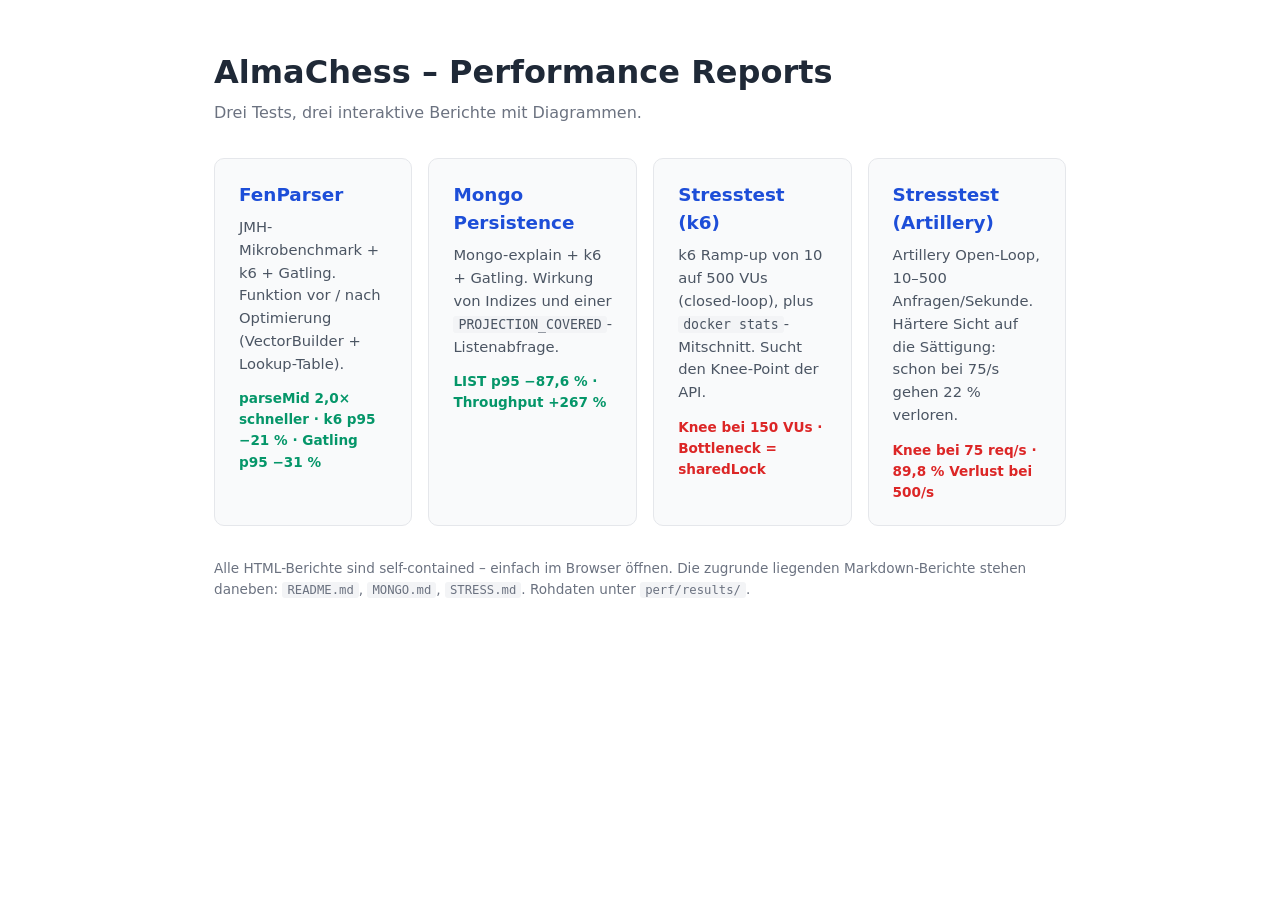
<file: perf/index.html>
<!DOCTYPE html>
<html lang="de">
<head>
  <meta charset="utf-8">
  <title>AlmaChess – Performance Reports</title>
  <style>
    * { box-sizing: border-box; }
    body {
      font-family: -apple-system, BlinkMacSystemFont, "Segoe UI", system-ui, sans-serif;
      max-width: 900px;
      margin: 3rem auto;
      padding: 0 1.5rem;
      color: #1f2937;
      line-height: 1.55;
    }
    h1 { font-size: 2rem; margin-bottom: 0.2rem; }
    .subtitle { color: #6b7280; margin-top: 0; margin-bottom: 2rem; }
    .grid {
      display: grid;
      grid-template-columns: 1fr;
      gap: 1rem;
    }
    @media (min-width: 720px) {
      .grid { grid-template-columns: repeat(2, 1fr); }
    }
    @media (min-width: 1024px) {
      .grid { grid-template-columns: repeat(4, 1fr); }
    }
    .card {
      display: block;
      padding: 1.4rem 1.5rem;
      background: #f9fafb;
      border: 1px solid #e5e7eb;
      border-radius: 10px;
      text-decoration: none;
      color: inherit;
      transition: border-color 0.15s, transform 0.15s;
    }
    .card:hover {
      border-color: #2563eb;
      transform: translateY(-2px);
    }
    .card h2 {
      margin: 0 0 0.4rem;
      font-size: 1.15rem;
      color: #1d4ed8;
    }
    .card p {
      margin: 0;
      font-size: 0.92rem;
      color: #4b5563;
    }
    .card .stat {
      display: block;
      margin-top: 0.8rem;
      font-size: 0.85rem;
      color: #059669;
      font-weight: 600;
    }
    .card .stat.warn  { color: #dc2626; }
    .footnote { font-size: 0.85rem; color: #6b7280; margin-top: 2rem; }
    code { background: #f3f4f6; padding: 1px 5px; border-radius: 3px; font-size: 0.9em; }
  </style>
</head>
<body>

<h1>AlmaChess – Performance Reports</h1>
<p class="subtitle">Drei Tests, drei interaktive Berichte mit Diagrammen.</p>

<div class="grid">
  <a class="card" href="fen-report.html">
    <h2>FenParser</h2>
    <p>JMH-Mikrobenchmark + k6 + Gatling. Funktion vor / nach Optimierung
       (VectorBuilder + Lookup-Table).</p>
    <span class="stat">parseMid 2,0× schneller · k6 p95 −21 % · Gatling p95 −31 %</span>
  </a>

  <a class="card" href="mongo-report.html">
    <h2>Mongo Persistence</h2>
    <p>Mongo-explain + k6 + Gatling. Wirkung von Indizes und einer
       <code>PROJECTION_COVERED</code>-Listenabfrage.</p>
    <span class="stat">LIST p95 −87,6 % · Throughput +267 %</span>
  </a>

  <a class="card" href="stress-report.html">
    <h2>Stresstest (k6)</h2>
    <p>k6 Ramp-up von 10 auf 500 VUs (closed-loop), plus
       <code>docker stats</code>-Mitschnitt. Sucht den Knee-Point der API.</p>
    <span class="stat warn">Knee bei 150 VUs · Bottleneck = sharedLock</span>
  </a>

  <a class="card" href="artillery-report.html">
    <h2>Stresstest (Artillery)</h2>
    <p>Artillery Open-Loop, 10–500 Anfragen/Sekunde. Härtere Sicht auf die
       Sättigung: schon bei 75/s gehen 22 % verloren.</p>
    <span class="stat warn">Knee bei 75 req/s · 89,8 % Verlust bei 500/s</span>
  </a>
</div>

<p class="footnote">
  Alle HTML-Berichte sind self-contained – einfach im Browser öffnen.
  Die zugrunde liegenden Markdown-Berichte stehen daneben:
  <code>README.md</code>, <code>MONGO.md</code>, <code>STRESS.md</code>.
  Rohdaten unter <code>perf/results/</code>.
</p>

</body>
</html>
</file>
